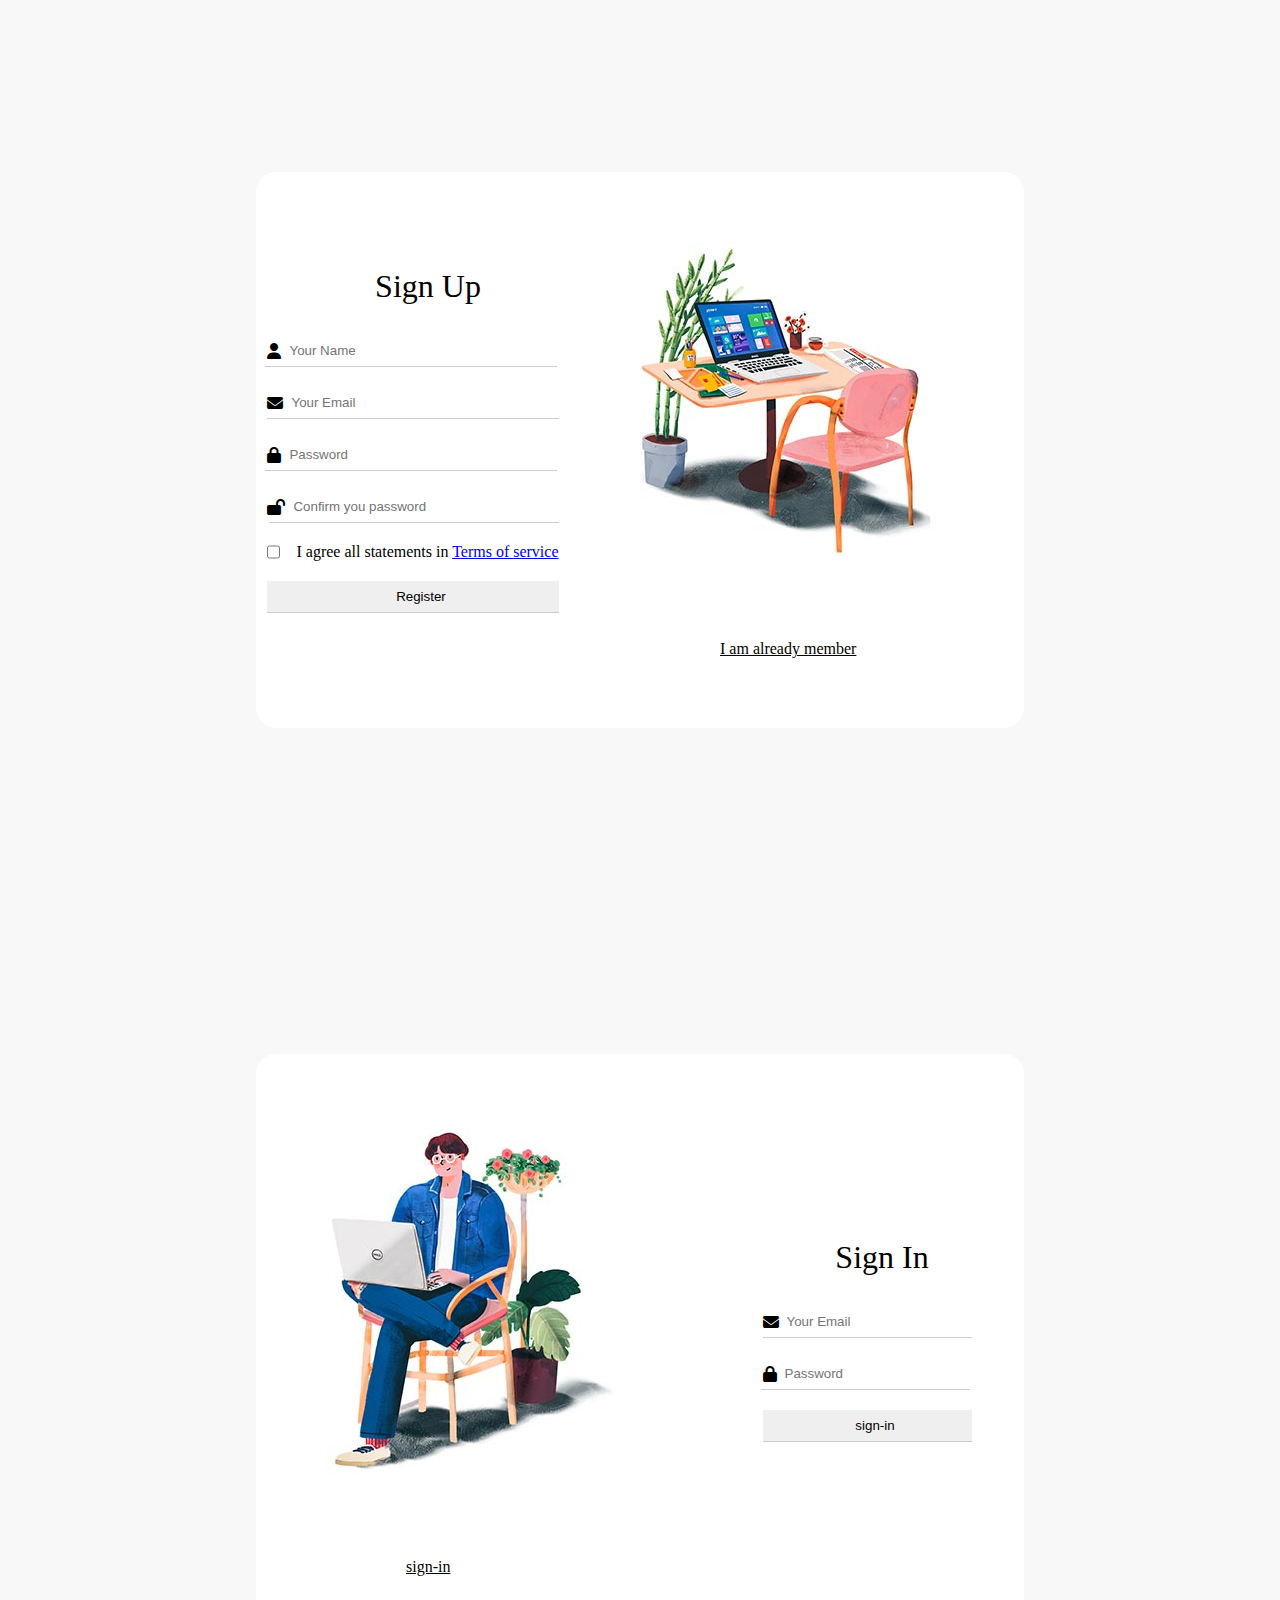
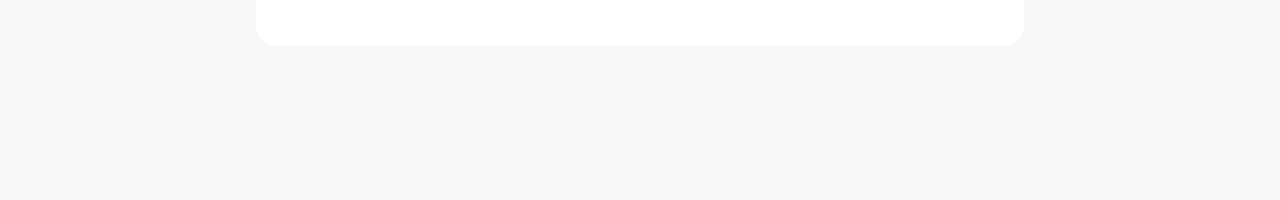
<file: index.html>
<!DOCTYPE html>
<html lang="en">

<head>
  <meta charset="UTF-8">
  <meta name="viewport" content="width=device-width, initial-scale=1.0">
  <title>Fitboard</title>
  <link rel="stylesheet" href="https://cdnjs.cloudflare.com/ajax/libs/font-awesome/6.5.1/css/all.min.css">
  <link rel="stylesheet" href="style.css">
</head>

<body>
  <header>
    <section id="fitboard-header">
    </section>
  </header>

  <!-- <div class="nav-container">
    <nav>
      <section id="fitboard-nav">
        <ul>
          <li><a href="#">Home</a></li>
          <li><a href="#">Contact</a></li>
          <li><a href="#">About FitDev</a></li>
          <li><a href="#">Dashboard</a></li>
        </ul>
      </section>
    </nav>
  </div> -->

  <main>
    <div class="register-container">
      <div class="register-content">
        <!-- Register form -->
        <div class="register-form">
          <h1 class="form-title">Sign Up</h1>
          <form action="/register" method="post">
            <div class="form-group">
              <i class="fa-solid fa-user"></i>
              <input type="text" id="name" placeholder="Your Name" name="name" required>
            </div>
            <div class="form-group">
              <i class="fa-solid fa-envelope"></i>
              <input type="email" id="email" placeholder="Your Email" name="email" required>
            </div>
            <div class="form-group">
              <i class="fa-solid fa-lock"></i>
              <input type="password" id="password" placeholder="Password" name="password" required>
            </div>
            <div class="form-group">
              <i class="fa-solid fa-lock-open"></i>
              <input type="password" id="password_confirmation" placeholder="Confirm you password"
                name="password_confirmation" required>
            </div>
            <div class="terms-and-condition">
              <input type="checkbox" id="checkboxId" name="terms-and-condition" required>
              <label for="agree-terms"><span>I agree all statements in </span><a href="#" class="terms-of-service">Terms
                  of service</a></label>
            </div>
            <div class="form-group form-button">
              <input type="submit" value="Register">
            </div>
          </form>
        </div>
        <!-- Register image -->
        <div class="register-image">
          <div class="sign-up-image">
            <img src="assets/images/sign-up.jpg" alt="sign-up-image">
          </div>

          <a href="#">I am already member</a>
        </div>
      </div>
    </div>

    <!-- Login -->
    <div class="sign-in-container">
      <div class="sign-in-content">
        <!-- sign-in image -->
        <div class="sign-in-image">
          <div class="sign-up-image">
            <img src="assets/images/sign-in.jpeg" alt="sign-up-image">
          </div>
          <a href="#">sign-in</a>
        </div>

        <!-- sign-in form -->
        <div class="sign-in-form">
          <h1 class="form-title">Sign In</h1>
          <form action="/sign-in" method="post">
            <div class="form-group">
              <i class="fa-solid fa-envelope"></i>
              <input type="email" id="email" placeholder="Your Email" name="email" required>
            </div>
            <div class="form-group">
              <i class="fa-solid fa-lock"></i>
              <input type="password" id="password" placeholder="Password" name="password" required>
            </div>
            <div class="form-group form-button">
              <input type="submit" value="sign-in">
            </div>
          </form>
        </div>
      </div>
    </div>
    </div>
  </main>


  <footer>
    <section id="fitboard-footer">
    </section>
  </footer>
</body>

</html>
</file>
<file: style.css>
/* Removing defaults */
* {
  padding: 0;
  margin: 0;
}

/* Register */

.register-container {
  height: 100vh;
  width: 100vw;
  display: flex;
  justify-content: center;
  align-items: center;
  background-color: #f8f8f8;
}

.register-content {
  width: 60%;
  border-radius: 20px;
  background-color: #ffff;
  display: flex;
}

.register-form {
  flex: 1;
  /* Didn't quite understand this  */
  display: flex;
  justify-content: center;
  align-items: center;
  flex-direction: column;
}

.register-form h1 {
  font-family: Poppins;
  font-weight: 400;
  margin-bottom: 30px;
  margin-left: 30px;
}

.form-group {
  margin-bottom: 20px;
  display: flex;
  align-items: center;
}

/* .form-group i { */
.form-group i.fa-solid {
  margin-right: -16px;
  z-index: 1;
}

.terms-and-condition {
  display: flex;
  margin-bottom: 20px;
}

.terms-and-condition input {
  margin-right: 16px;
}

.form-group input {
  border: none;
  border-bottom: 1px solid #ccc;
  width: 100%;
  padding: 8px 8px 8px 24px;
  box-sizing: border-box;
}

.form-group input:focus {
  outline: none;
  border-bottom: 1px solid gray;
}

/* Image */
.register-image {
  flex: 1;
  padding: 70px;
  border-radius: 0 20px 20px 0;
  display: flex;
  flex-direction: column;
}

.register-image a {
  margin: 80px 0 0 80px;
  color: inherit;
}

/* Sign In */
.sign-in-container {
  height: 100vh;
  width: 100vw;
  display: flex;
  justify-content: center;
  align-items: center;
  background-color: #f8f8f8;
}

.sign-in-content {
  width: 60%;
  border-radius: 20px;
  background-color: #ffff;
  display: flex;
}

.sign-in-form {
  flex: 1;
  /* Didn't quite understand this  */
  display: flex;
  justify-content: center;
  align-items: center;
  flex-direction: column;
}

.sign-in-form h1 {
  font-family: Poppins;
  font-weight: 400;
  margin-bottom: 30px;
  margin-left: 30px;
}

.form-group {
  margin-bottom: 20px;
  display: flex;
  align-items: center;
}

/* .form-group i { */
.form-group i.fa-solid {
  margin-right: -16px;
  z-index: 1;
}

.terms-and-condition input {
  margin-right: 16px;
}

.form-group input {
  border: none;
  border-bottom: 1px solid #ccc;
  width: 100%;
  padding: 8px 8px 8px 24px;
  box-sizing: border-box;
}

.form-group input:focus {
  outline: none;
  border-bottom: 1px solid gray;
}

/* Image */
.sign-in-image {
  flex: 1;
  padding: 70px;
  border-radius: 0 20px 20px 0;
  display: flex;
  flex-direction: column;
}

.sign-in-image a {
  margin: 80px 0 0 80px;
  color: inherit;
}
</file>
